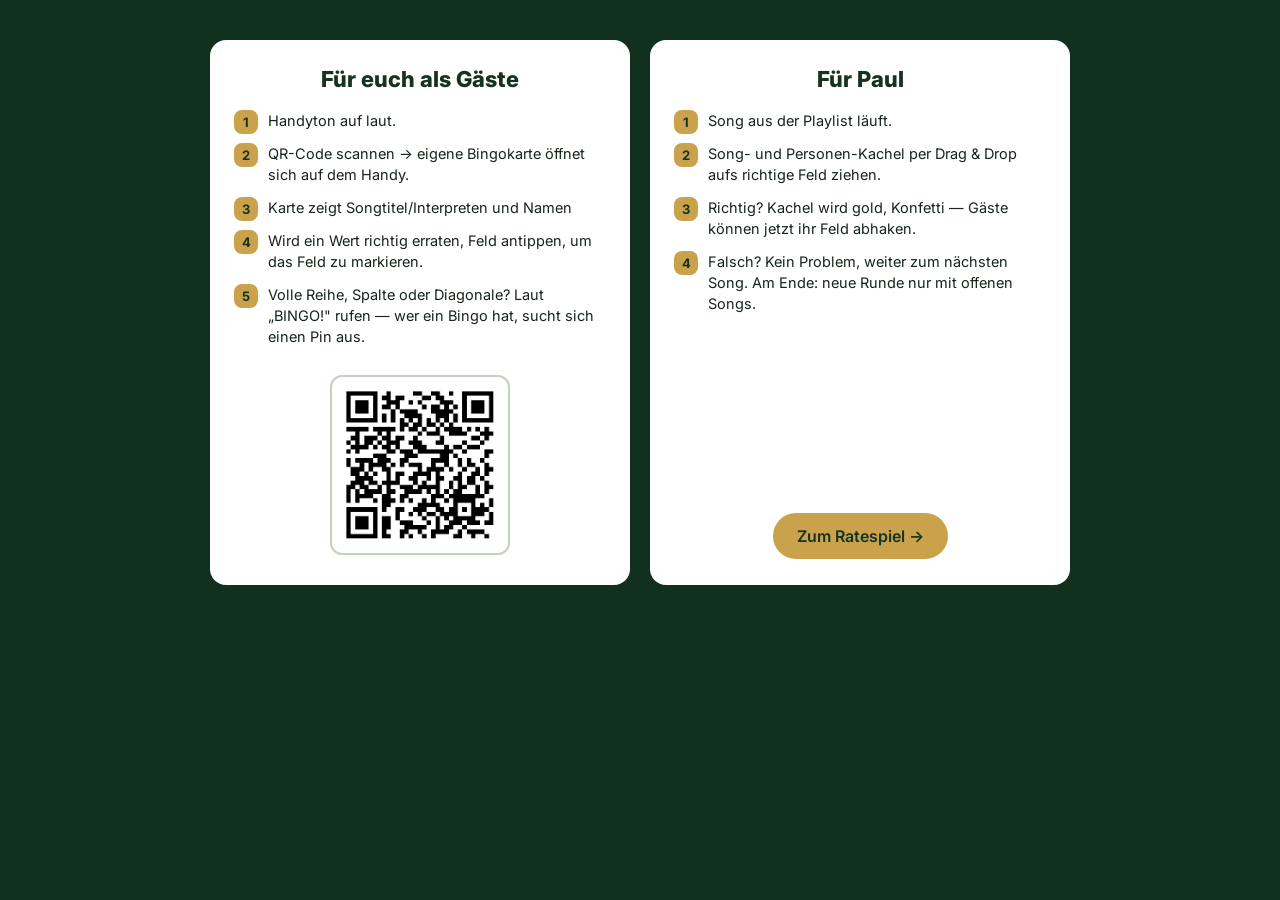
<file: anleitung.html>
<!DOCTYPE html>
<html lang="de">
<head>
<meta charset="UTF-8">
<meta name="viewport" content="width=device-width, initial-scale=1.0">
<title>Pauls Soundsystem-Bingo — So funktioniert's</title>
<link rel="stylesheet" href="style.css">
<link rel="stylesheet" href="anleitung.css">
</head>
<body class="anleitung-body">

<div class="anleitung-app">

  <div class="anleitung-grid">

    <section class="anleitung-card">
      <h2>Für euch als Gäste</h2>
      <ol class="anleitung-steps">
        <li>Handyton auf laut.</li>
        <li>QR-Code scannen → eigene Bingokarte öffnet sich auf dem Handy.</li>
        <li>Karte zeigt Songtitel/Interpreten und Namen</li>
        <li>Wird ein Wert richtig erraten, Feld antippen, um das Feld zu markieren.</li>
        <li>Volle Reihe, Spalte oder Diagonale? Laut „BINGO!" rufen — wer ein Bingo hat, sucht sich einen Pin aus.</li>
      </ol>
      <div class="anleitung-qr">
        <img src="qr-karte.png" alt="QR-Code zur eigenen Bingokarte">
      </div>
    </section>

    <section class="anleitung-card">
      <h2>Für Paul</h2>
      <ol class="anleitung-steps">
        <li>Song aus der Playlist läuft.</li>
        <li>Song- und Personen-Kachel per Drag &amp; Drop aufs richtige Feld ziehen.</li>
        <li>Richtig? Kachel wird gold, Konfetti — Gäste können jetzt ihr Feld abhaken.</li>
        <li>Falsch? Kein Problem, weiter zum nächsten Song. Am Ende: neue Runde nur mit offenen Songs.</li>
      </ol>
      <a href="https://annikagraewe-byte.github.io/SoundsystemBingo/index-spotify.html" class="btn anleitung-link">Zum Ratespiel →</a>
    </section>

  </div>

</div>

</body>
</html>
</file>
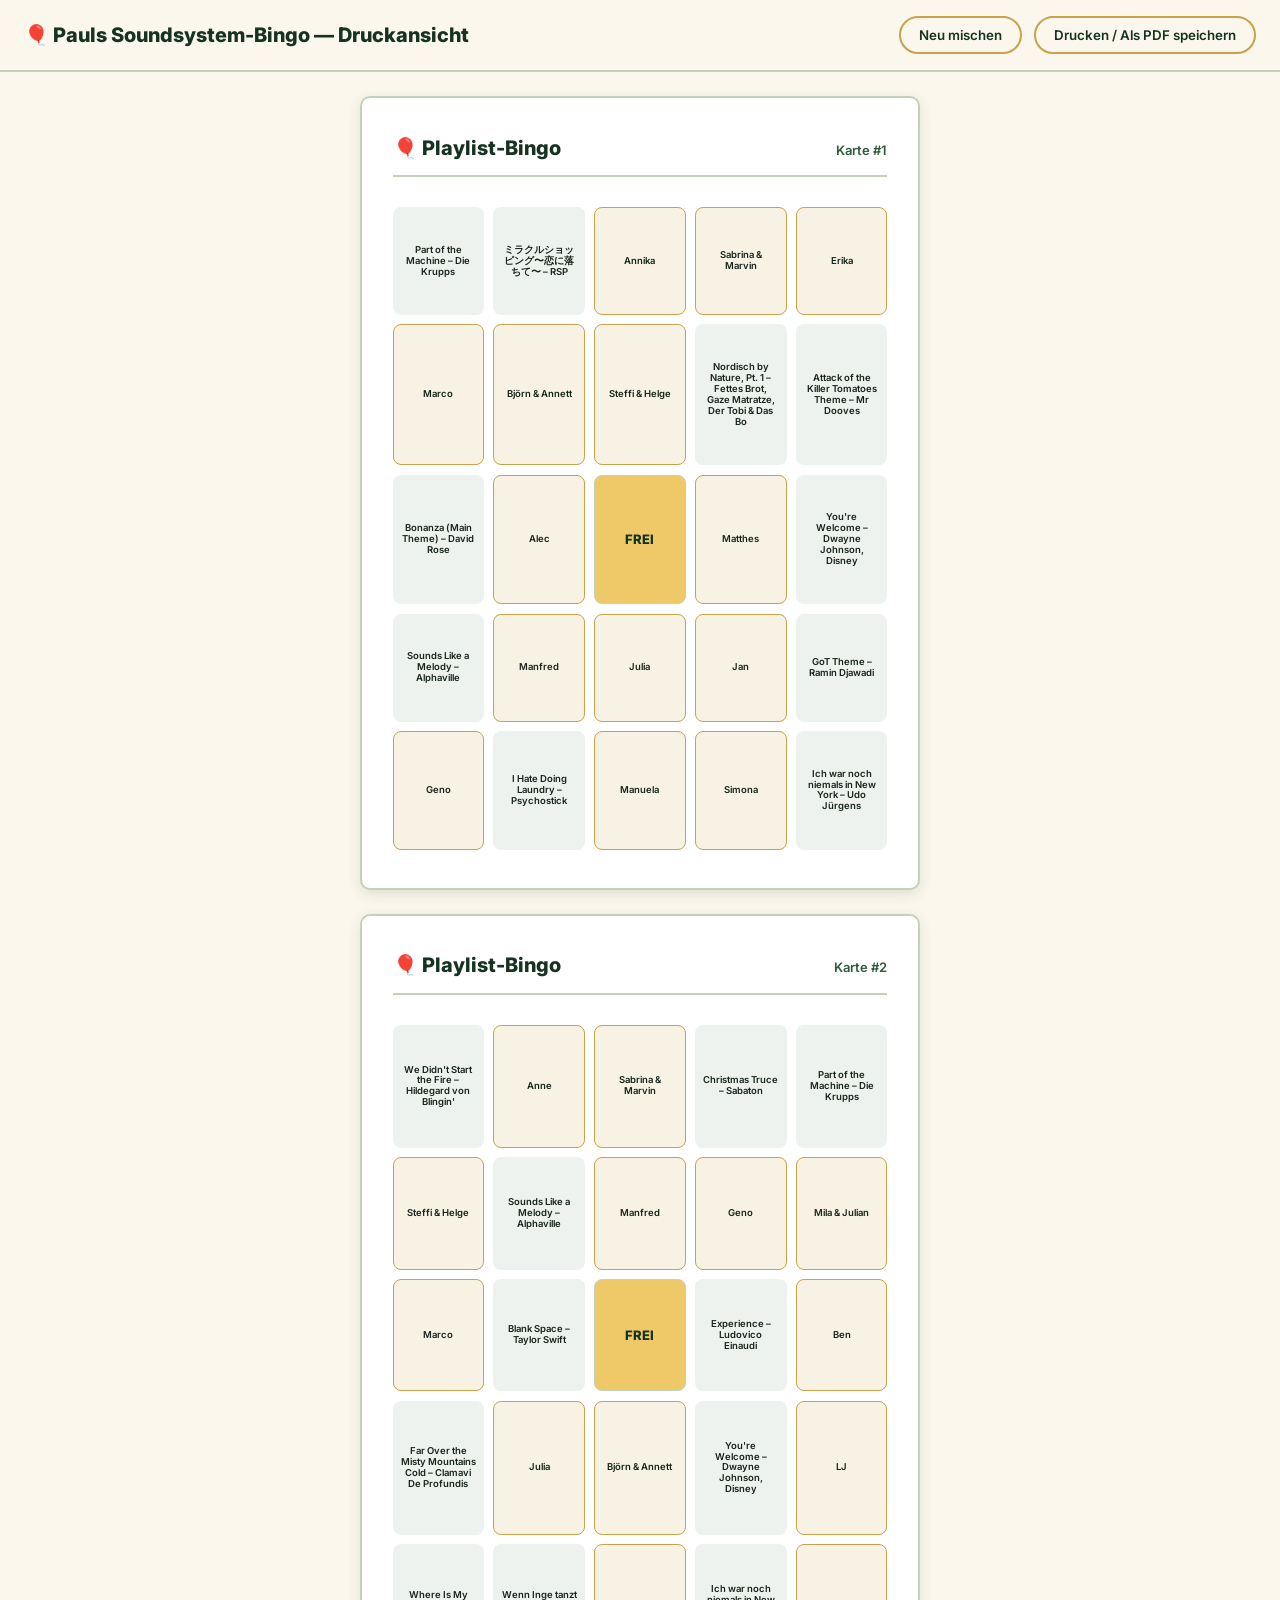
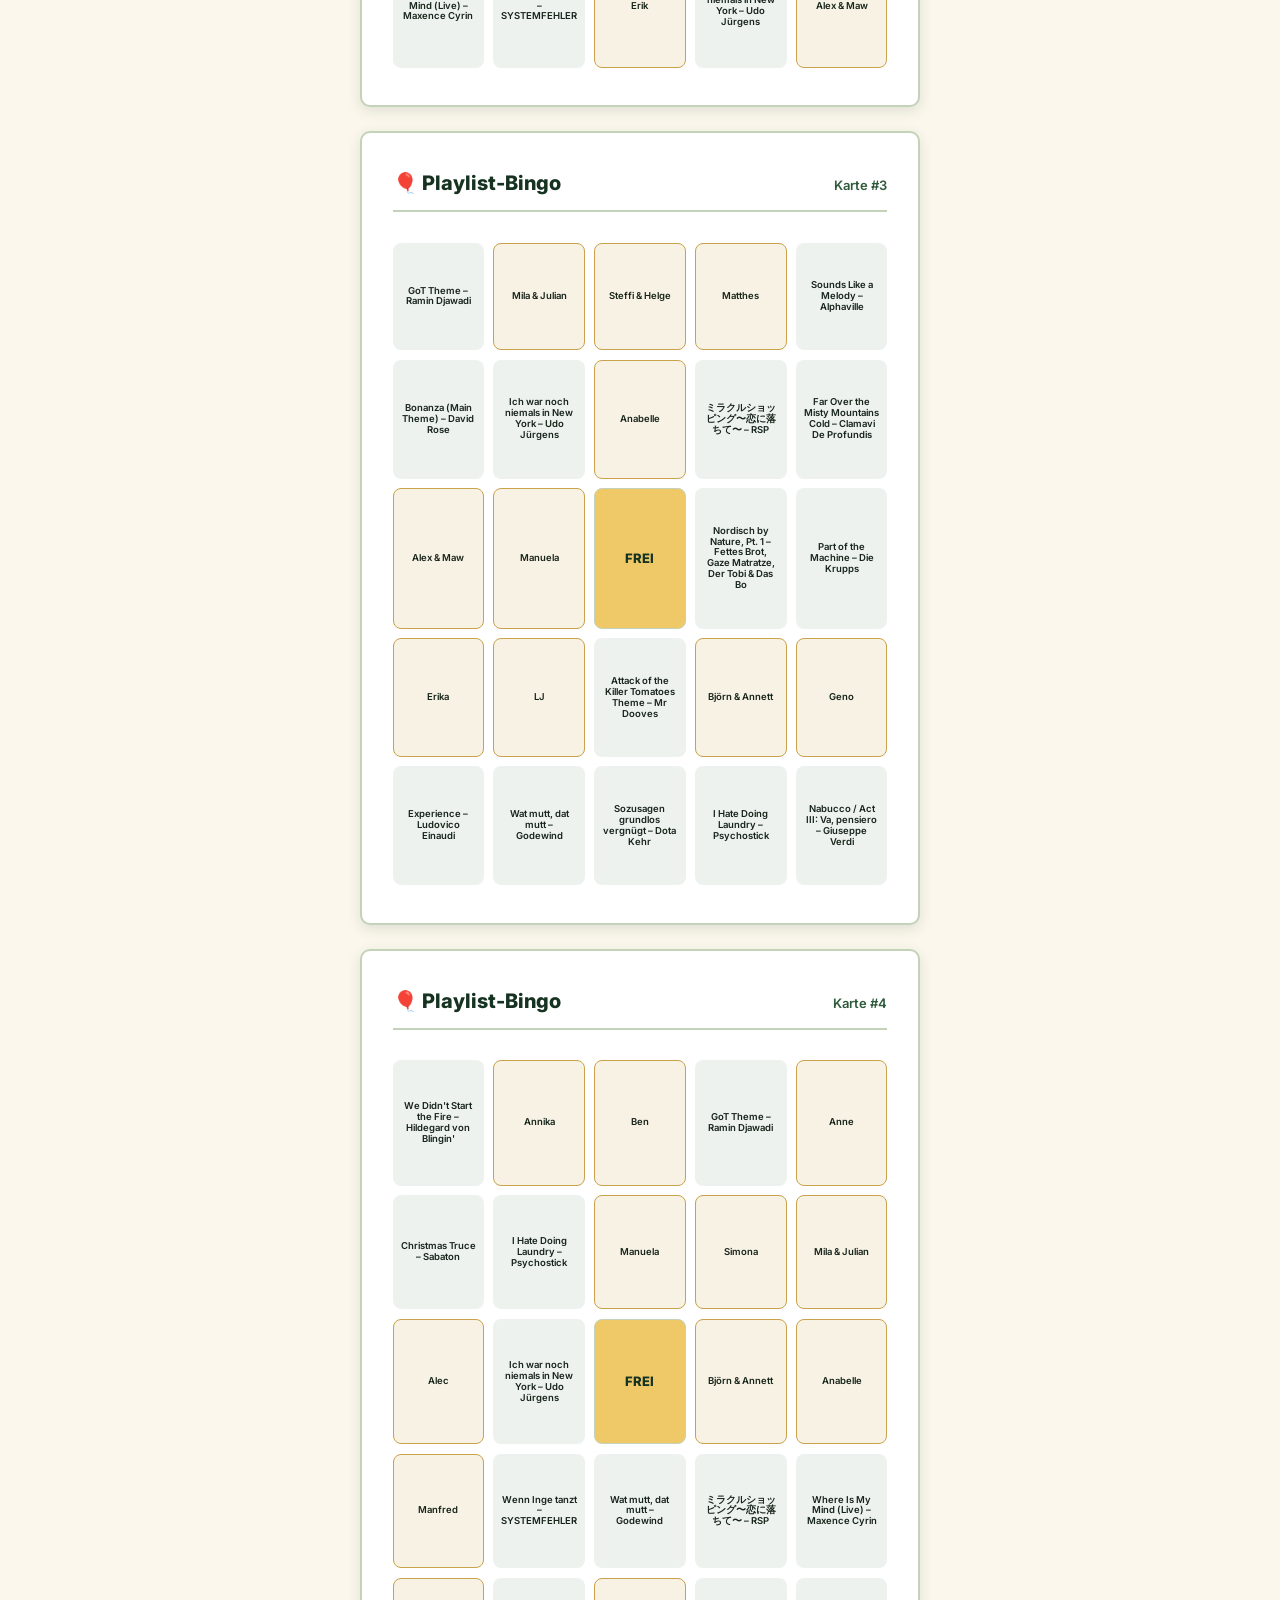
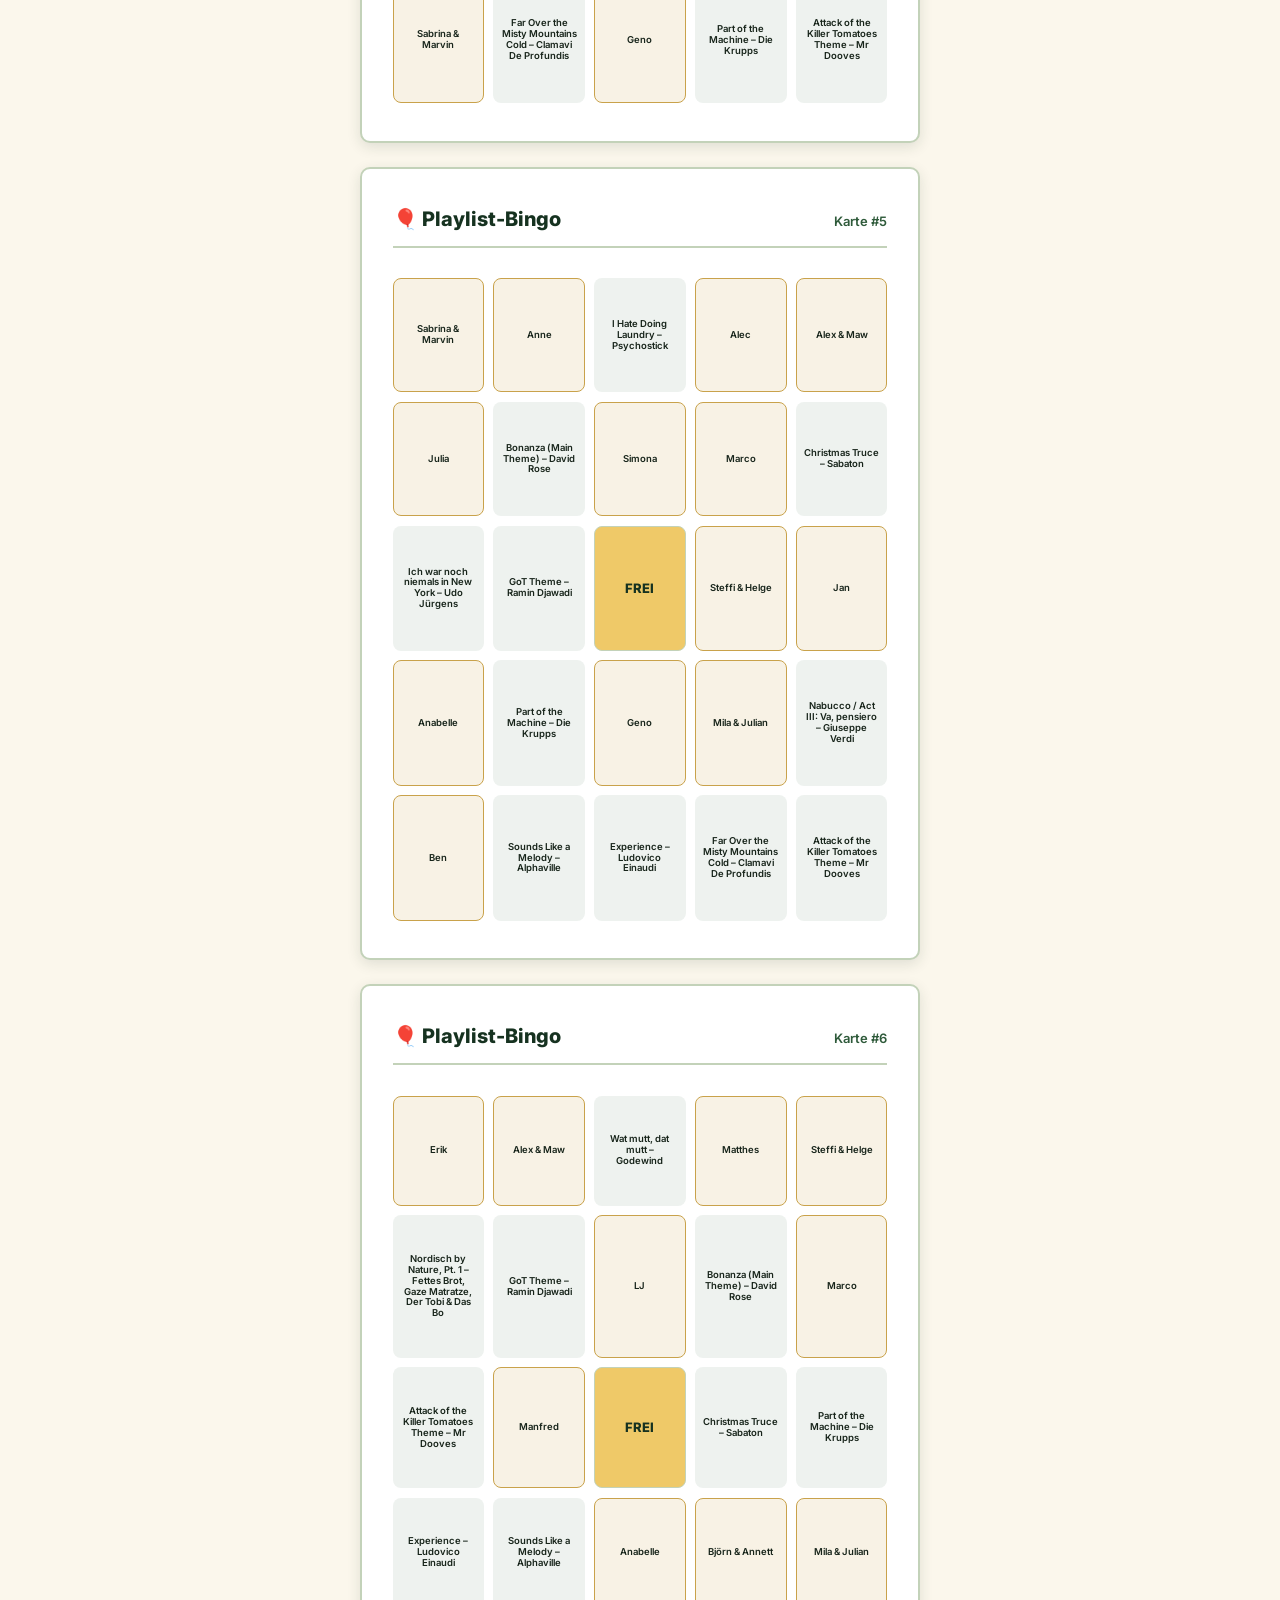
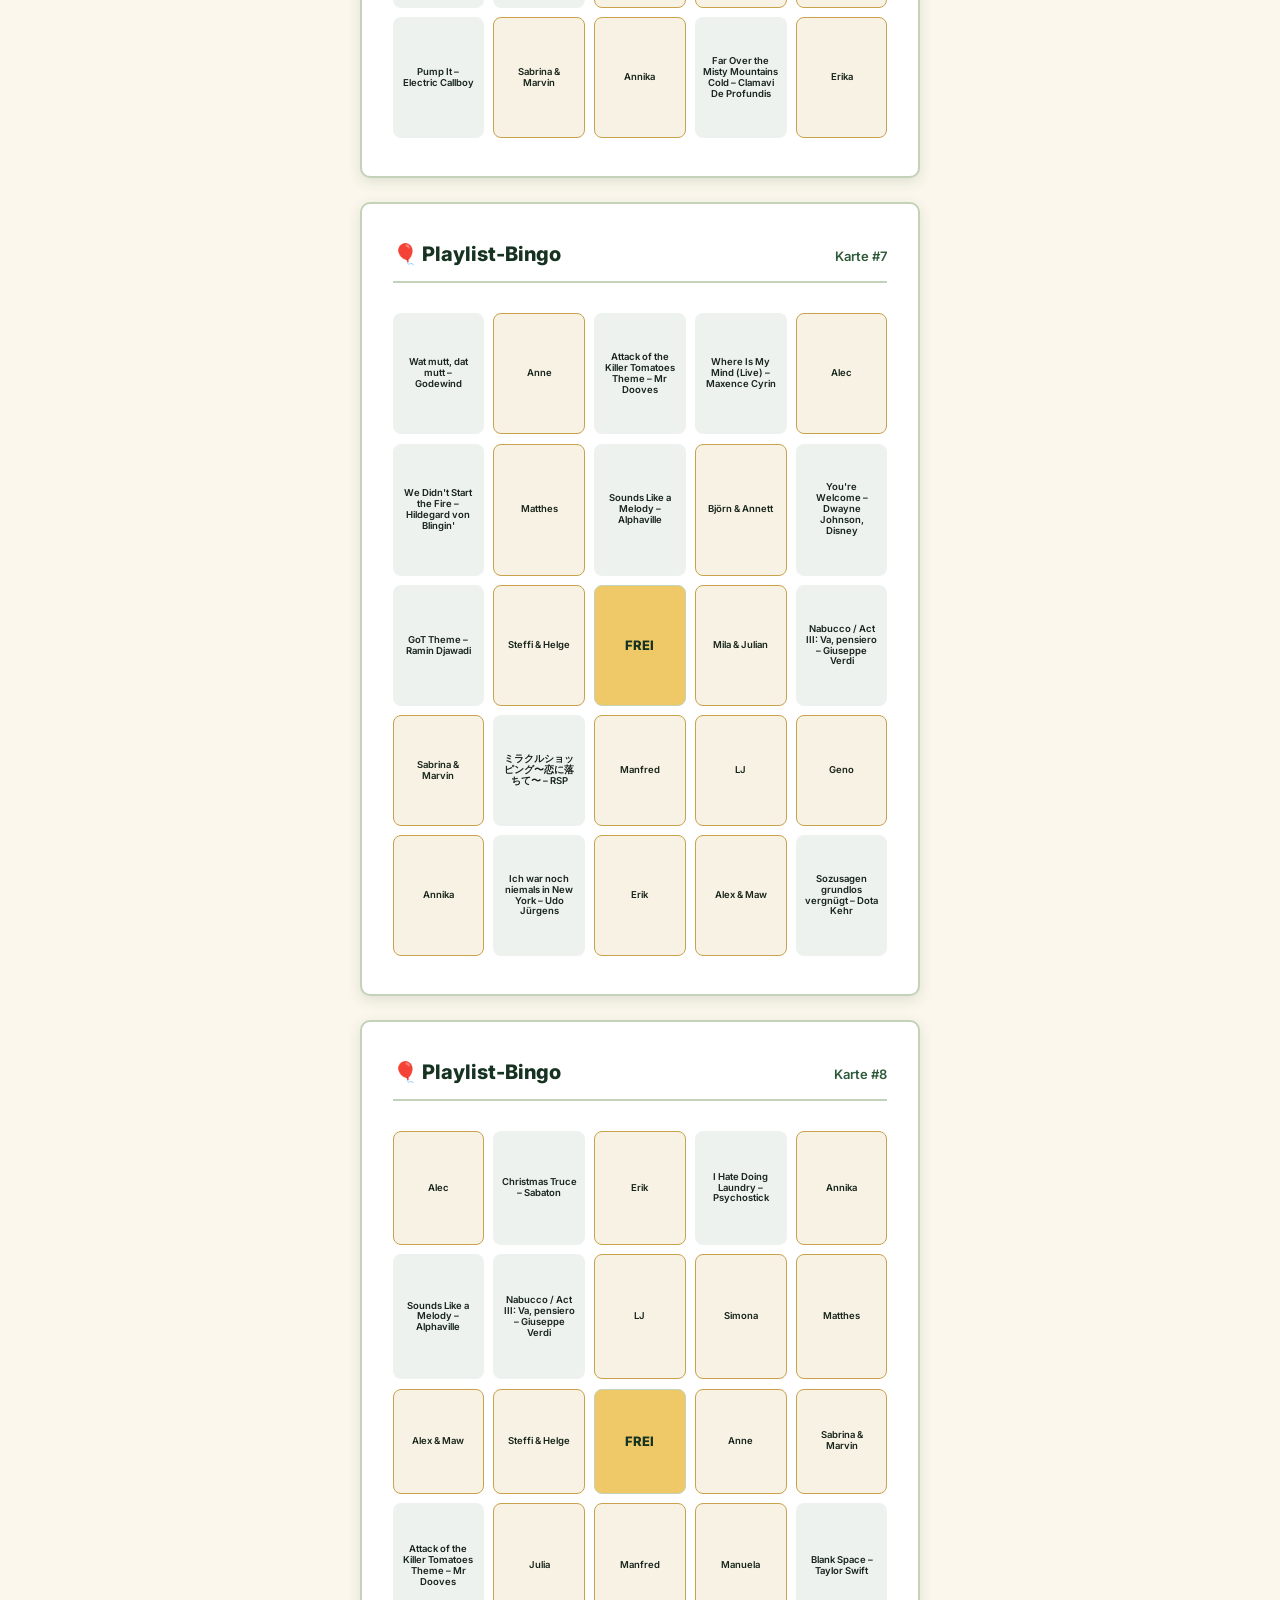
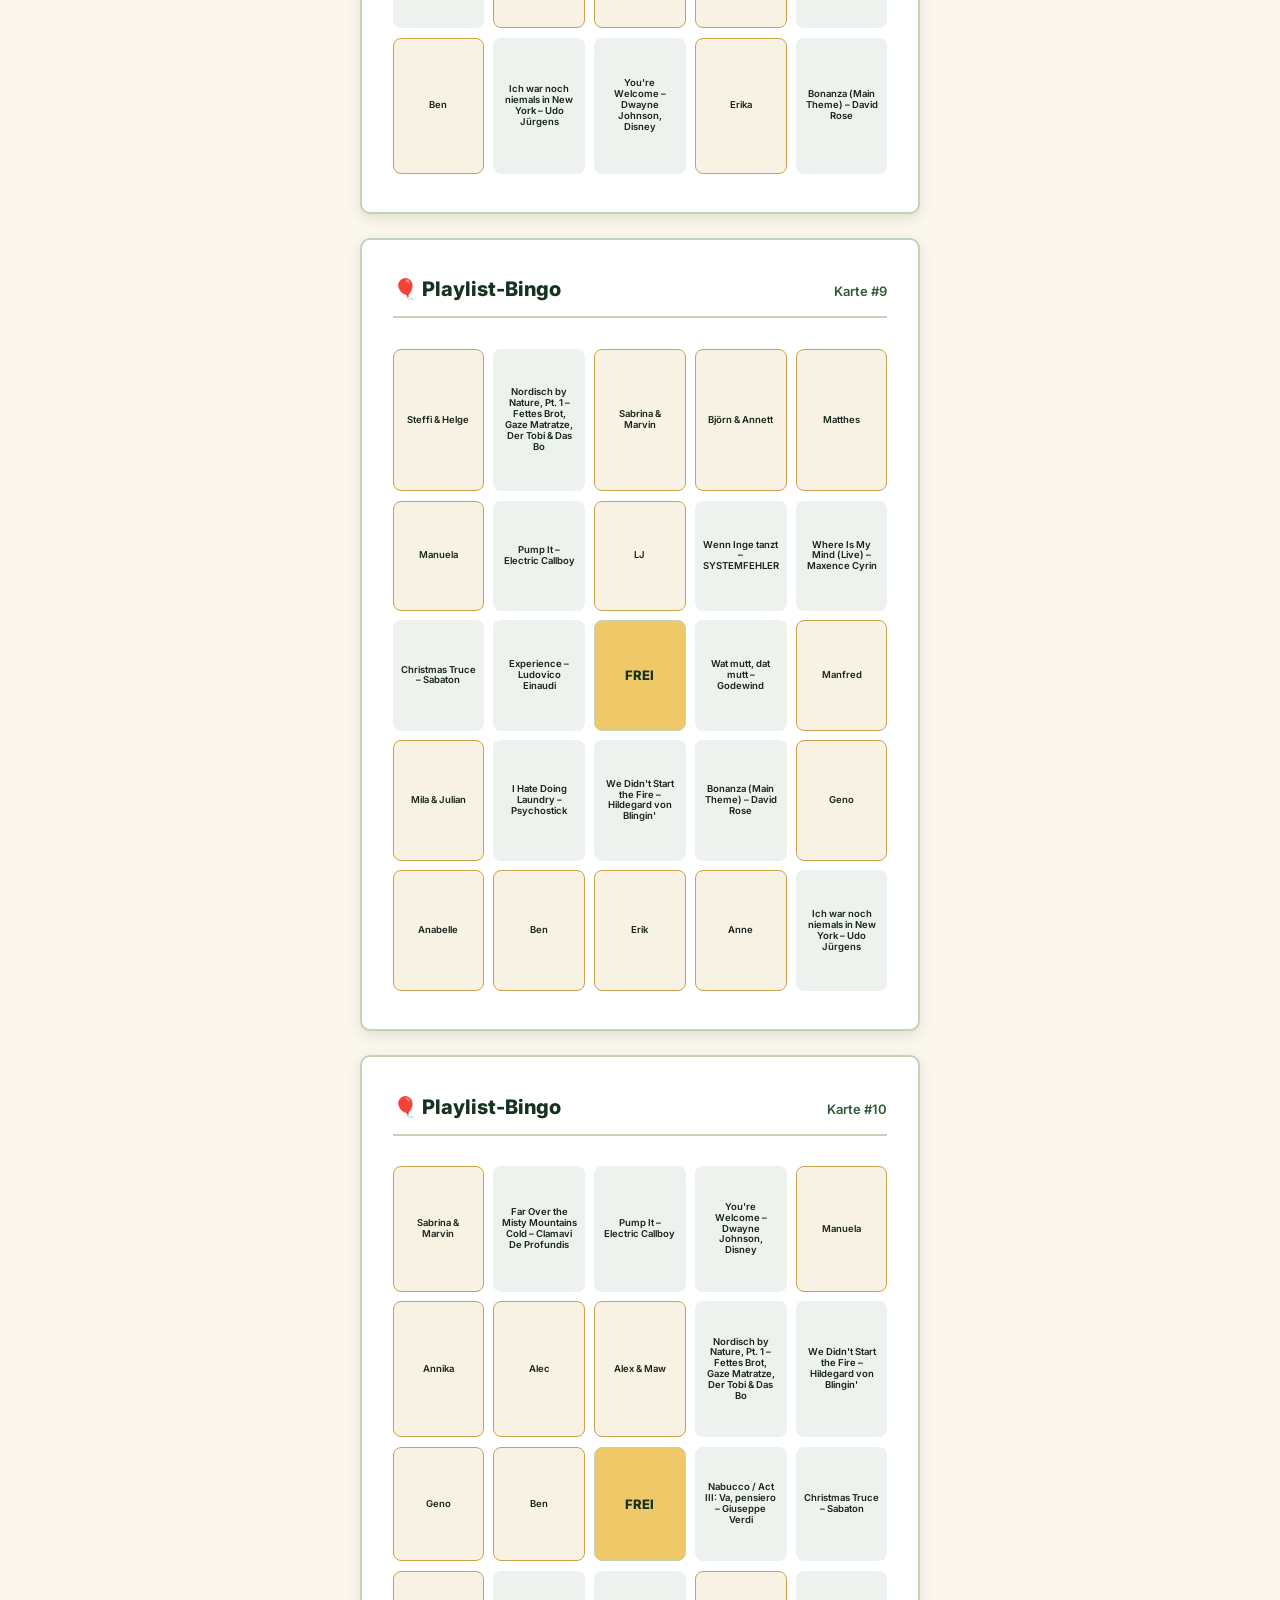
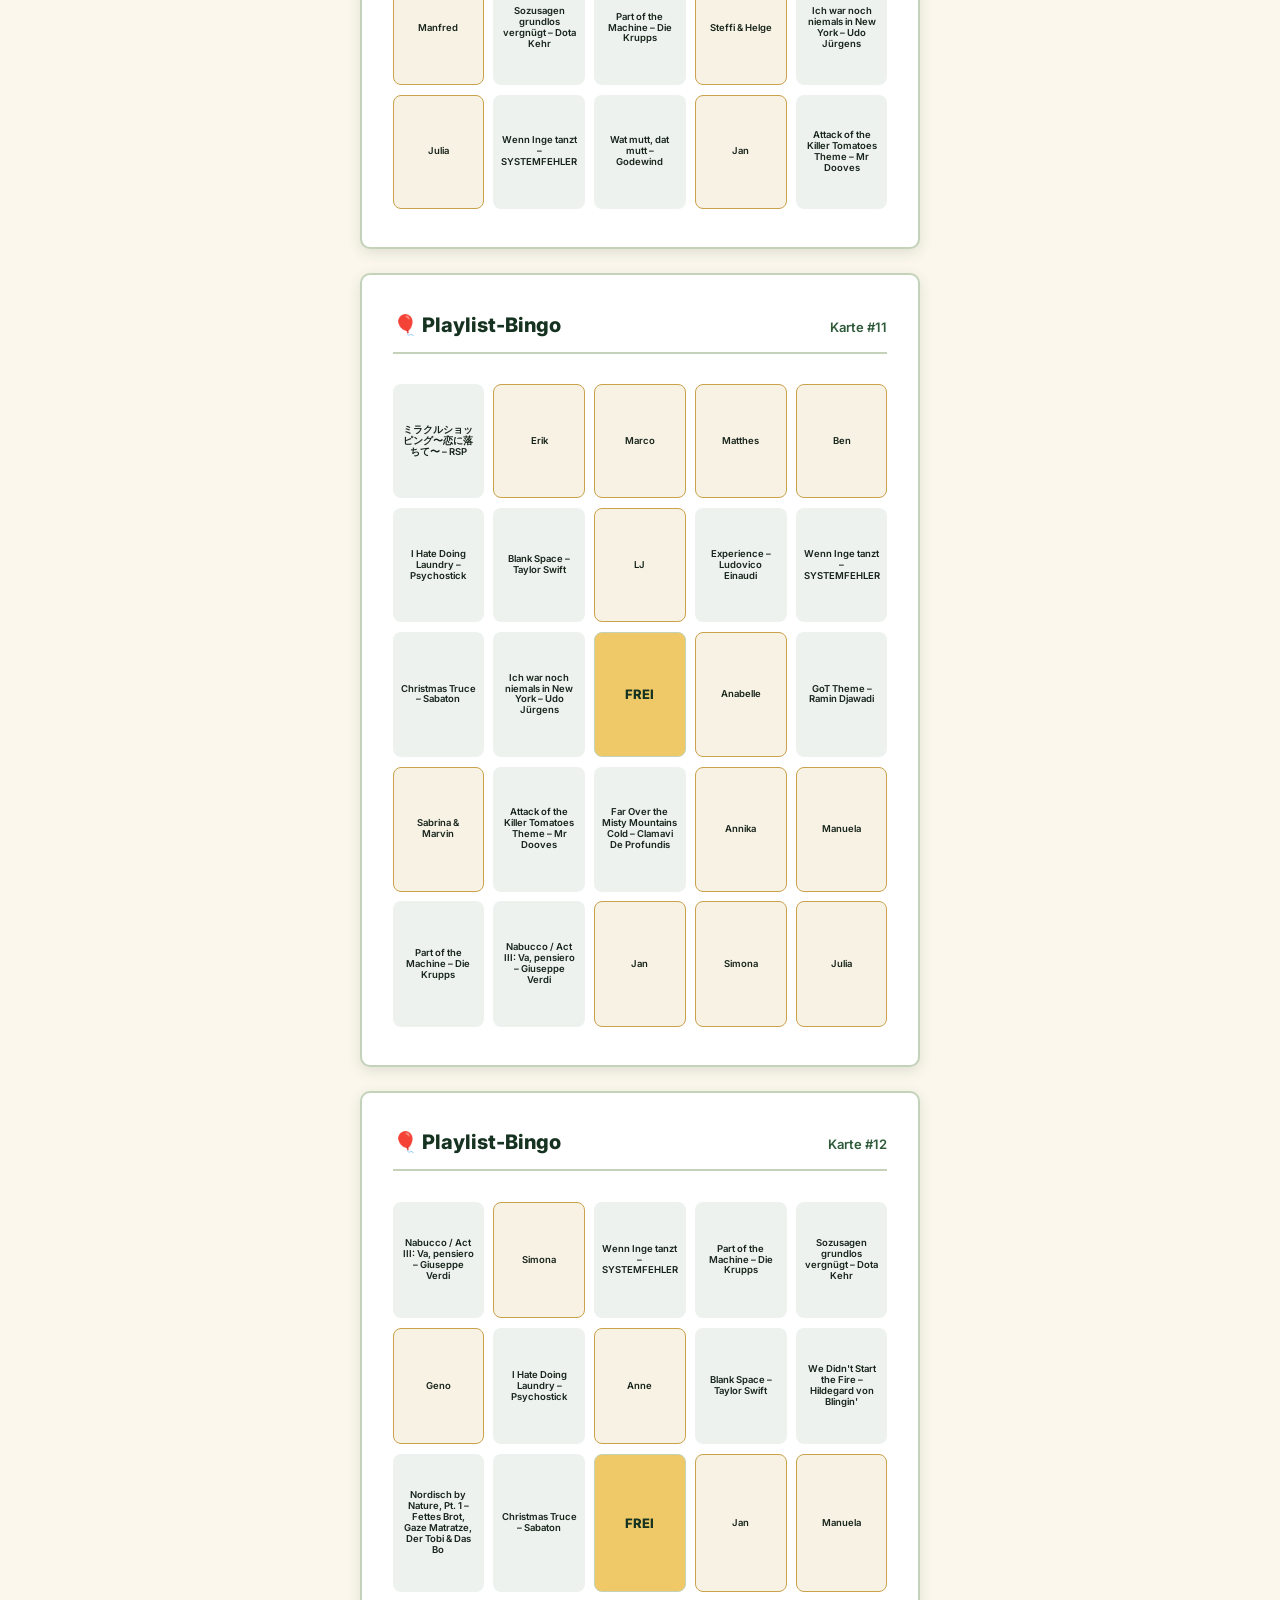
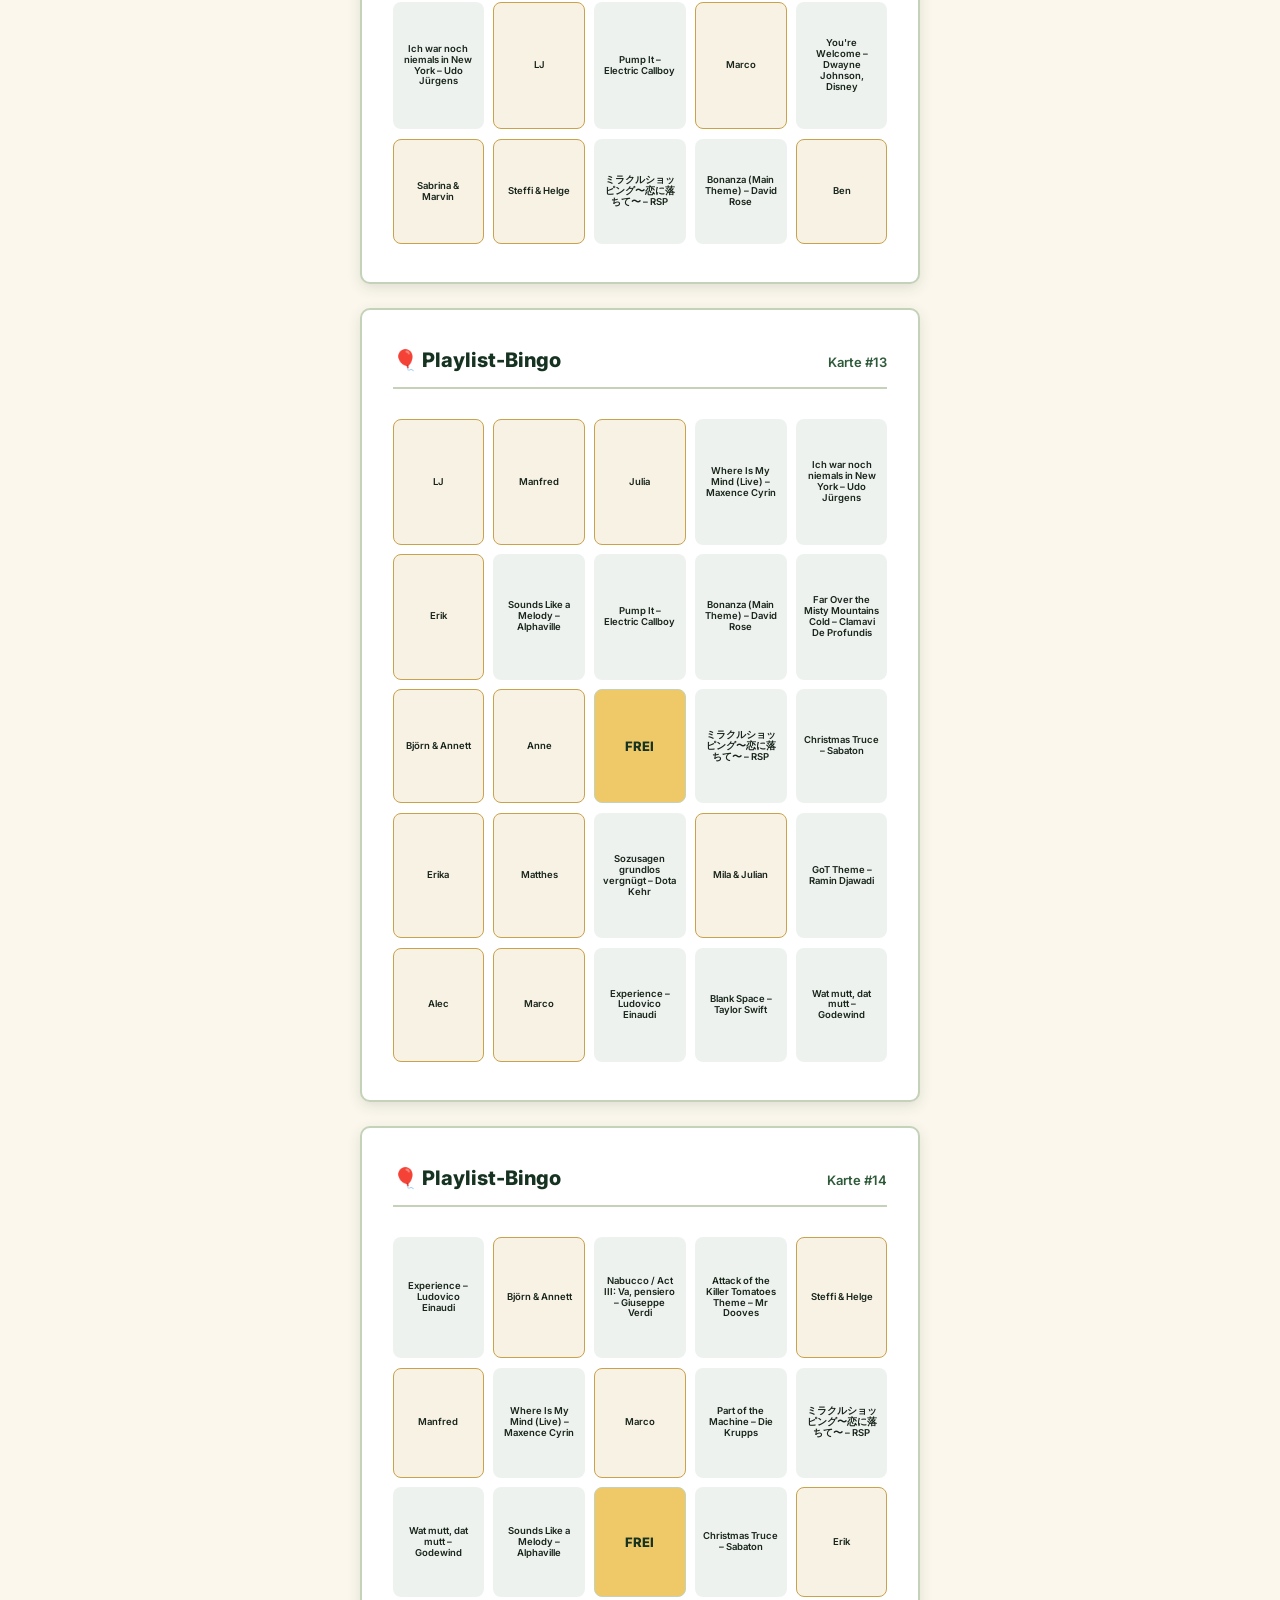
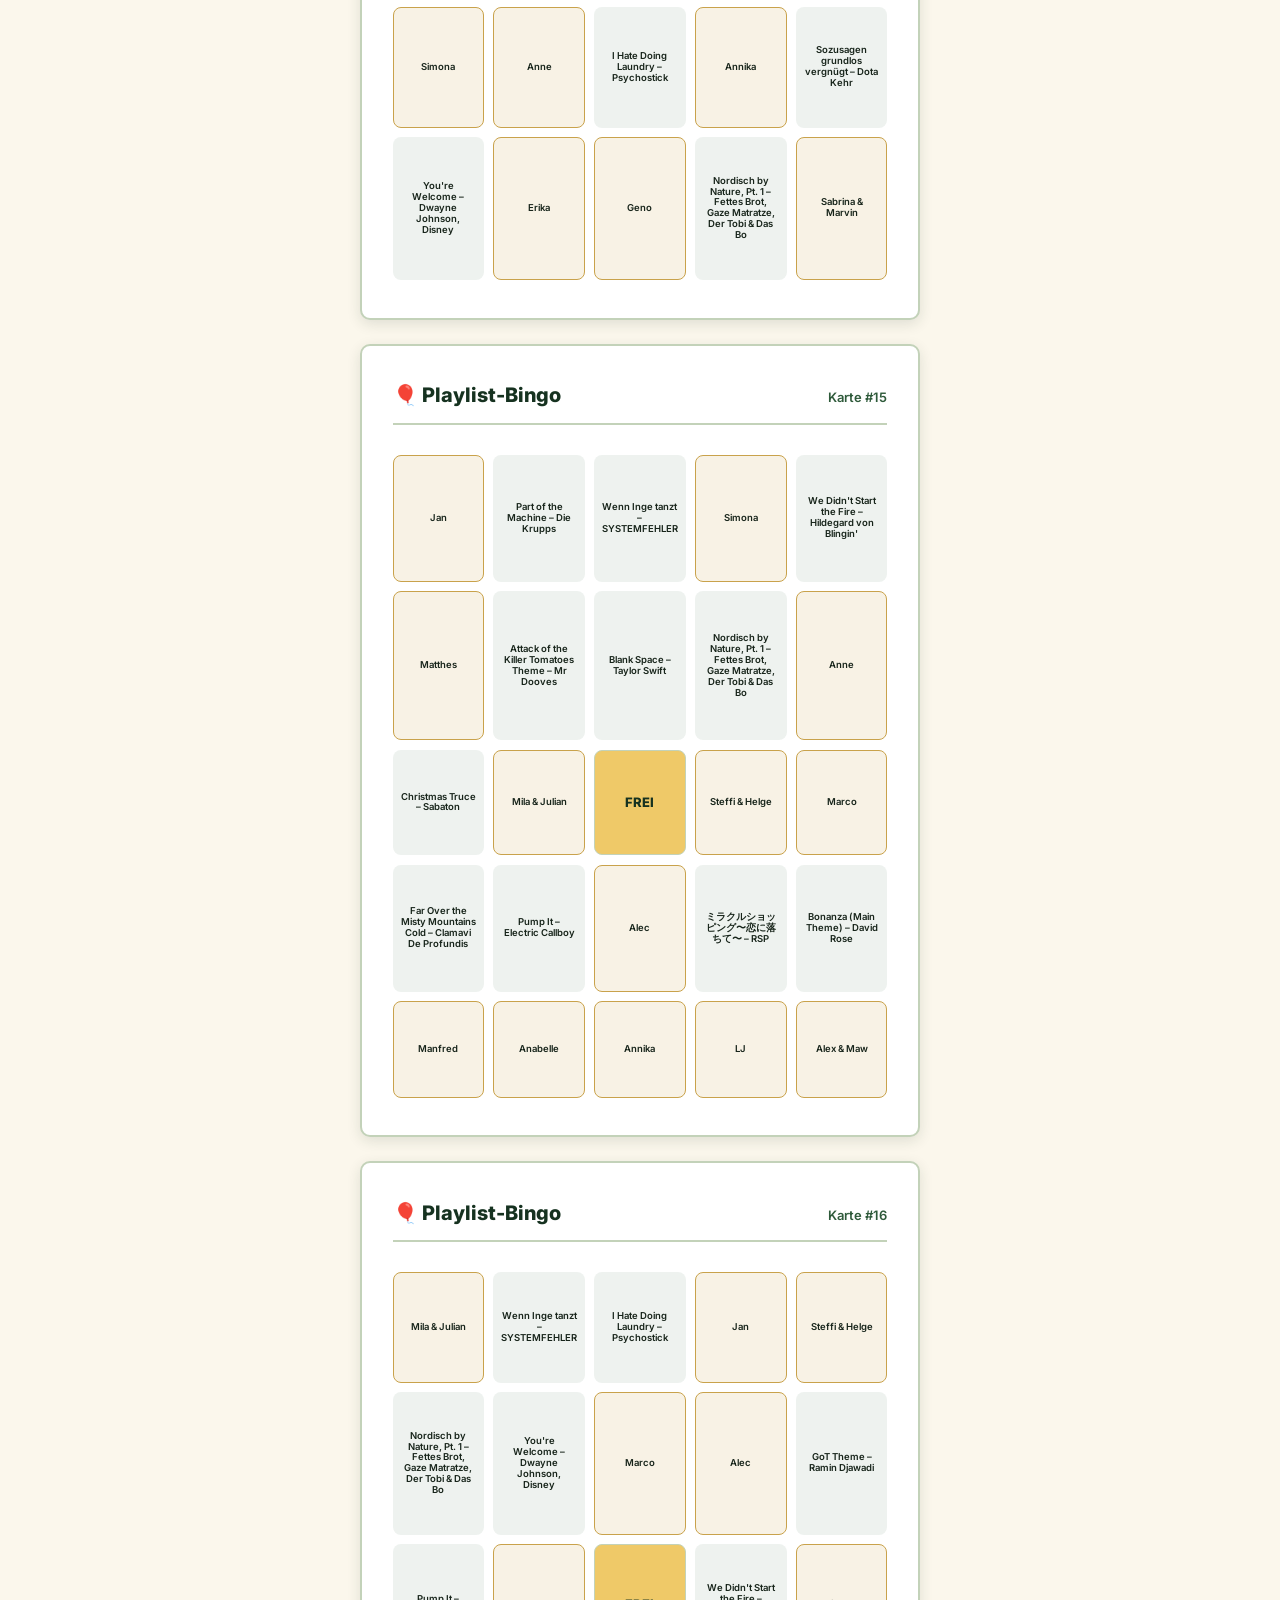
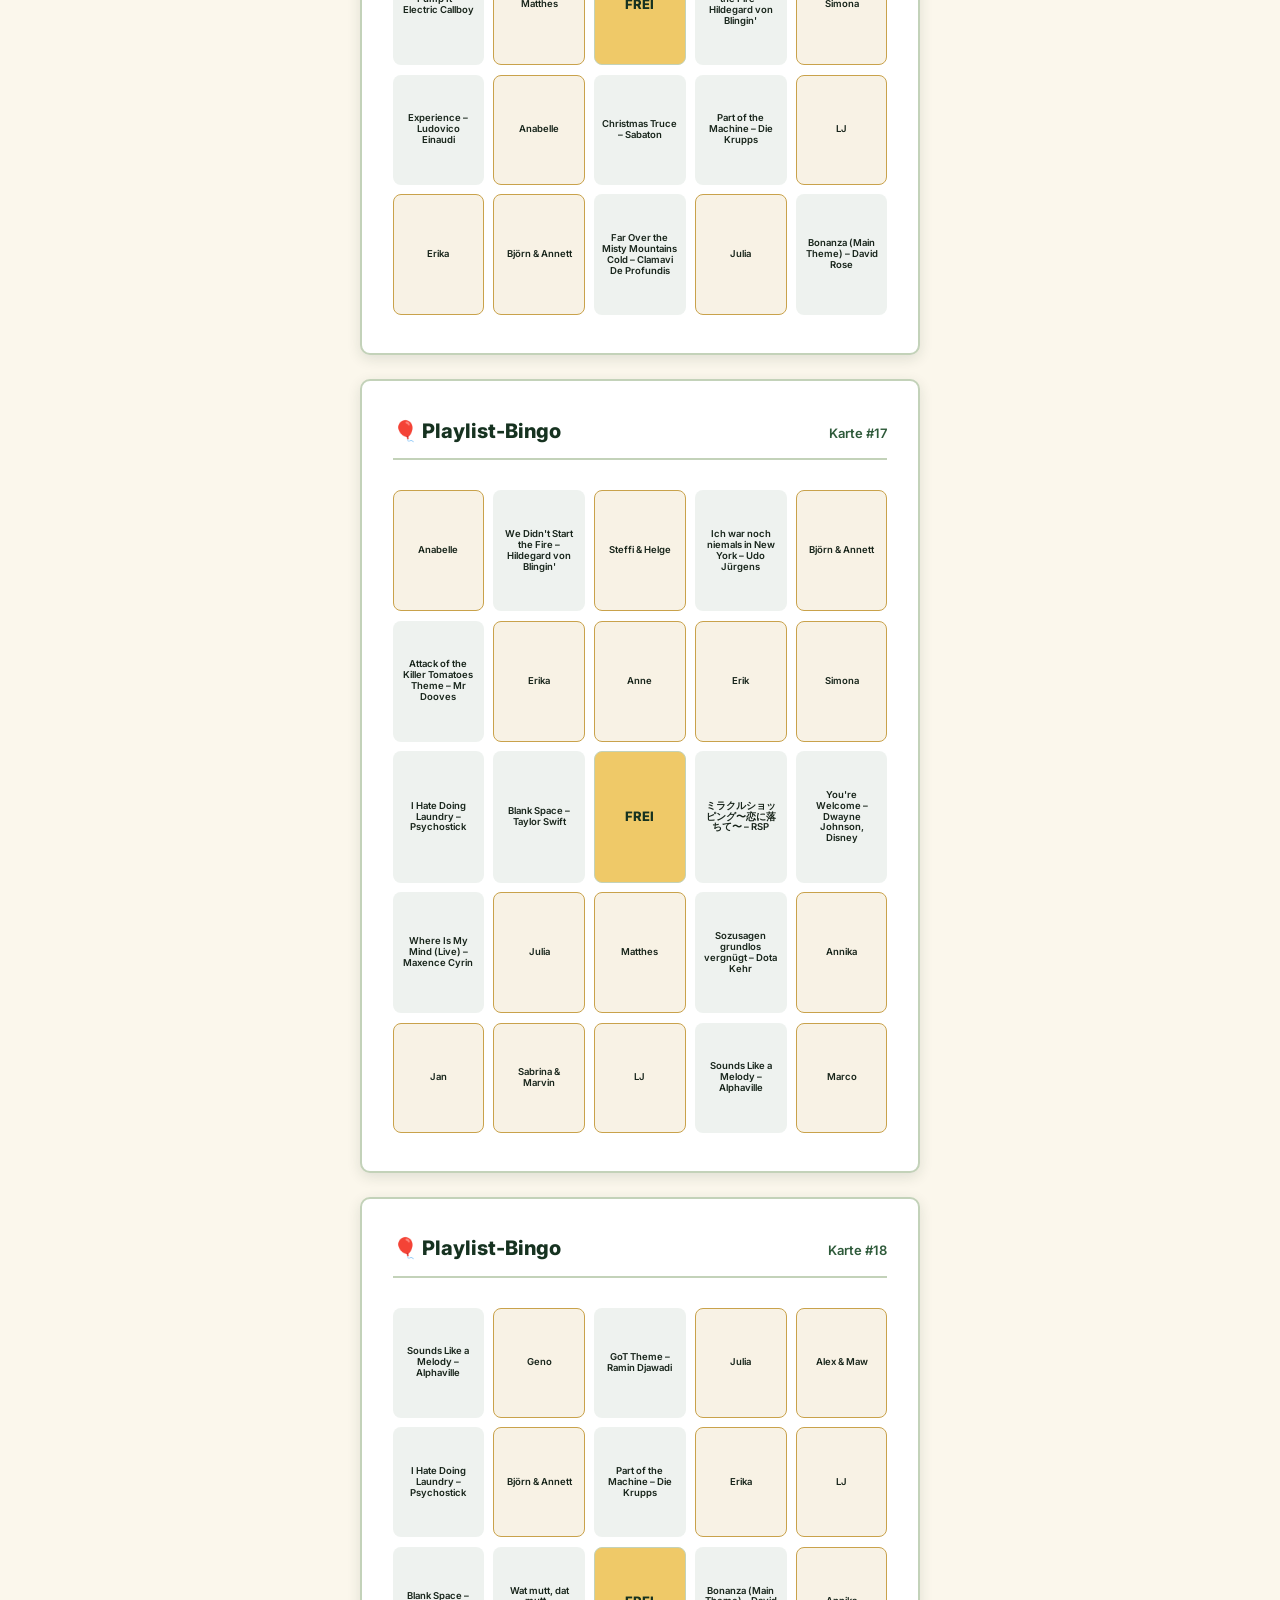
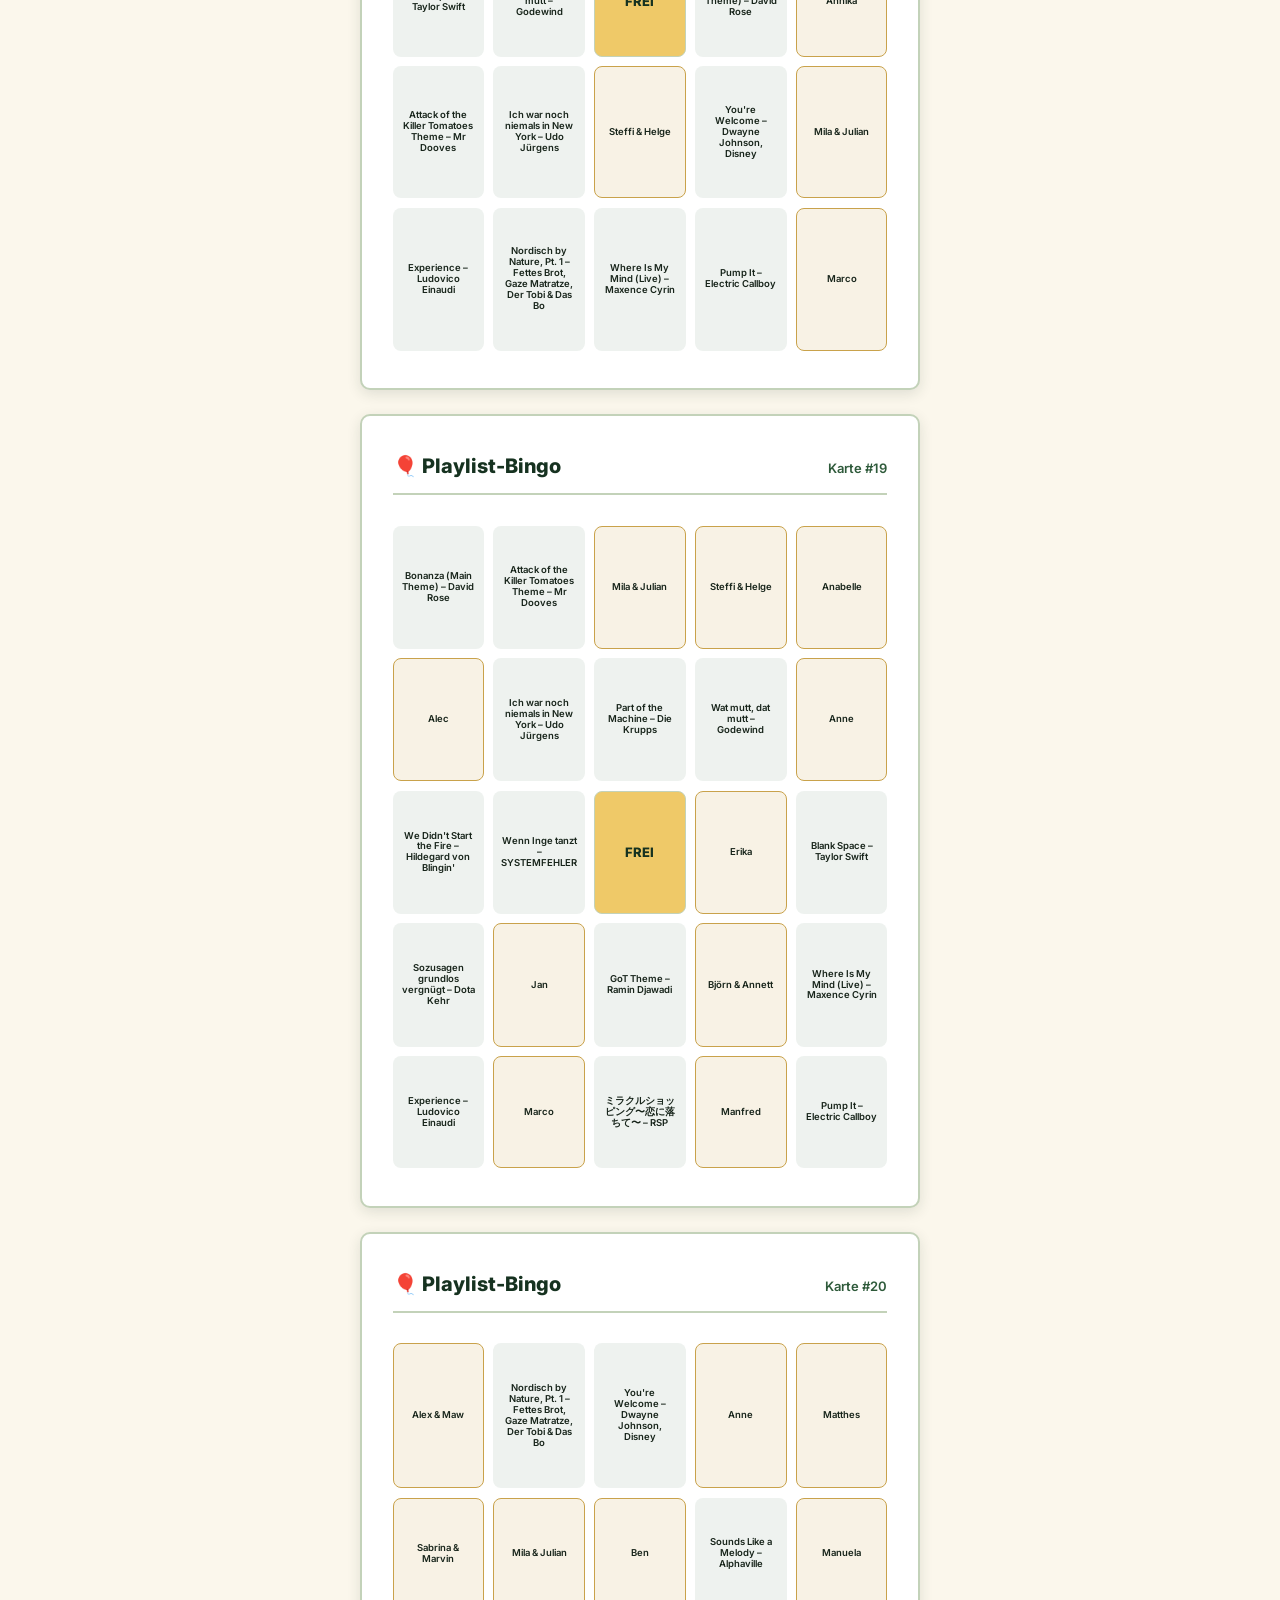
<file: bingo.html>
<!DOCTYPE html>
<html lang="de">
<head>
<meta charset="UTF-8">
<meta name="viewport" content="width=device-width, initial-scale=1.0">
<title>Pauls Soundsystem-Bingo — Druckansicht</title>
<style>
@import url('https://fonts.googleapis.com/css2?family=Inter:wght@400;500;600;700;800&display=swap');

:root{
  --deep-green:#163220;
  --mid-green:#2E5A3A;
  --sage-2:#C3D2B9;
  --gold:#C9A24B;
  --gold-bright:#EFC968;
  --cream:#FBF7EC;
}
*{box-sizing:border-box}
body{
  font-family:'Inter',sans-serif;
  background: var(--cream);
  margin:0;
  color:#17241A;
}
.toolbar{
  display:flex; gap:12px; align-items:center;
  padding: 16px 24px;
  position: sticky; top:0;
  background: var(--cream);
  border-bottom: 2px solid var(--sage-2);
  z-index: 10;
}
.toolbar h1{
  font-family:'Inter',sans-serif;
  font-weight:800;
  font-size: 20px;
  margin:0;
  color: var(--deep-green);
  flex:1;
}
button{
  font-family:'Inter',sans-serif;
  font-weight:600;
  border-radius: 999px;
  border: 2px solid var(--gold);
  background: transparent;
  color: var(--deep-green);
  padding: 9px 18px;
  cursor:pointer;
}
button:hover{ background: var(--gold); }
#warning{ color:#B4463A; font-size:13px; padding: 0 24px; }

#cards{
  display:flex;
  flex-direction:column;
  align-items:center;
  gap: 24px;
  padding: 24px;
}

.card{
  width: 148mm;
  height: 210mm;
  background:white;
  border: 2px solid var(--sage-2);
  border-radius: 10px;
  padding: 10mm 8mm;
  display:flex;
  flex-direction:column;
  page-break-after: always;
  box-shadow: 0 4px 14px rgba(22,50,32,.12);
}
.card-head{
  display:flex;
  justify-content:space-between;
  align-items:baseline;
  font-family:'Inter',sans-serif;
  font-weight:800;
  color: var(--deep-green);
  font-size: 20px;
  margin-bottom: 8mm;
  border-bottom: 2px solid var(--sage-2);
  padding-bottom: 4mm;
}
.card-no{ font-size:13px; font-weight:600; color: var(--mid-green); }

.grid{
  display:grid;
  gap: 2.5mm;
  flex:1;
}
.cell{
  border: 1.5px solid var(--sage-2);
  border-radius: 8px;
  display:flex;
  align-items:center;
  justify-content:center;
  text-align:center;
  font-size: 9.5px;
  line-height:1.15;
  padding: 2mm;
  font-weight:600;
  color:#17241A;
}
.cell.song{ background: rgba(46,90,58,.08); border: none; }
.cell.guest{
  background: rgba(201,162,75,.14);
  border-color: var(--gold);
}
.cell.free{
  background: var(--gold-bright);
  font-family:'Inter',sans-serif;
  font-weight:800;
  color: var(--deep-green);
  font-size: 13px;
}

@media print{
  .toolbar, #warning{ display:none; }
  body{ background:white; }
  #cards{ padding:0; gap:0; }
  .card{ box-shadow:none; border:none; margin:0 auto; }
  @page{ size: A5; margin: 0; }
}
</style>
</head>
<body>

<div class="toolbar">
  <h1>🎈 Pauls Soundsystem-Bingo — Druckansicht</h1>
  <button id="reshuffle-btn">Neu mischen</button>
  <button id="print-btn">Drucken / Als PDF speichern</button>
</div>
<div id="warning"></div>
<div id="cards"></div>

<script src="data.js"></script>
<script src="pool.js"></script>
<script src="bingo.js"></script>
</body>
</html>
</file>
<file: style.css>
@import url('https://fonts.googleapis.com/css2?family=Inter:wght@400;500;600;700;800&display=swap');

:root{
  --bg-page:    #12301E;
  --cream:      #FBF7EC;
  --cream-2:    #F3EDDD;
  --deep-green: #163220;
  --mid-green:  #2E5A3A;
  --sage:       #93AD8A;
  --sage-2:     #C3D2B9;
  --song-light: #B7DE9E;
  --gold:       #C9A24B;
  --gold-bright:#EFC968;
  --ink:        #17241A;
  --red:        #B4463A;
  --shadow: 0 6px 18px rgba(0,0,0,.28);
  --shadow-soft: 0 2px 8px rgba(0,0,0,.18);
}

*{box-sizing:border-box}
html,body{margin:0;padding:0;height:100%}
body{
  background: var(--bg-page);
  color: var(--ink);
  font-family:'Inter', sans-serif;
  height:100vh;
  overflow:hidden;
}

/* ---------- Layout ---------- */
.app{
  max-width: 1280px;
  margin: 0 auto;
  padding: 16px 24px 14px;
  height: 100vh;
  display:flex;
  flex-direction:column;
  min-height:0;
}

header.top{
  flex: 0 0 auto;
  display:flex;
  align-items:center;
  justify-content:space-between;
  flex-wrap:wrap;
  gap: 10px;
  margin-bottom: 12px;
  border-bottom: 2px solid var(--mid-green);
  padding-bottom: 10px;
}
header.top h1{
  font-family:'Inter', sans-serif;
  font-weight:700;
  font-size: clamp(28px, 4vw, 40px);
  color: var(--gold-bright);
  margin:0;
}
.status-line{
  display:flex;
  gap: 12px;
}
.stat-badge{
  display:flex;
  flex-direction:column;
  align-items:center;
  justify-content:center;
  background: var(--gold-bright);
  color: var(--deep-green);
  border-radius: 14px;
  padding: 6px 20px;
  box-shadow: var(--shadow);
  min-width: 78px;
}
.stat-label{
  font-family:'Inter',sans-serif;
  font-size: 10.5px;
  font-weight:700;
  text-transform: uppercase;
  letter-spacing: .06em;
  opacity: .7;
}
.stat-value{
  font-family:'Inter',sans-serif;
  font-weight:700;
  font-size: 30px;
  line-height:1.15;
}

/* ---------- Stage: 3-column layout ---------- */
.stage{
  flex: 1 1 auto;
  min-height: 0;
  display: grid;
  grid-template-columns: minmax(220px, 300px) minmax(0, 1fr) minmax(220px, 300px);
  gap: 14px;
}

.col{
  min-height: 0;
  overflow-y: auto;
  border-radius: 16px;
}

/* Pool columns (left = songs, right = guests) */
.pool-col{
  background: white;
  border: 2px solid var(--sage-2);
  padding: 12px 10px;
}
.pool-col-label{
  font-family:'Inter',sans-serif;
  font-size:12.5px;
  color: var(--mid-green);
  margin: 0 0 8px 2px;
  font-weight:600;
  position: sticky;
  top: 0;
}
.pool-list{
  display:grid;
  grid-template-columns: 1fr 1fr;
  gap: 7px;
}
.pool-list .tile{
  width:100%;
  font-size: 11px;
  padding: 7px 8px;
}

/* Track column (center) */
.tracks-col{ padding-right: 4px; }
.tracks{
  display:flex;
  flex-direction:column;
  gap: 8px;
}

.track{
  background: white;
  border: 2px solid var(--sage-2);
  border-radius: 14px;
  padding: 8px 10px;
  box-shadow: var(--shadow-soft);
  transition: box-shadow .25s ease, border-color .25s ease;
  display:flex;
  align-items:center;
  gap: 10px;
}
.track .num{
  font-family:'Inter',sans-serif;
  font-weight:600;
  font-size:12px;
  color: var(--mid-green);
  opacity:.75;
  flex: 0 0 46px;
}
.track-slots{
  flex: 1 1 auto;
  display:grid;
  grid-template-columns: 1fr 1fr;
  gap: 10px;
}
.track.current{
  border-color: var(--gold);
  box-shadow: 0 0 0 4px rgba(201,162,75,.22), var(--shadow);
  animation: pulse 1.8s ease-in-out infinite;
}
.track.done{ opacity:.72 }

@keyframes pulse{
  0%,100%{ box-shadow: 0 0 0 4px rgba(201,162,75,.22), var(--shadow);}
  50%{ box-shadow: 0 0 0 7px rgba(201,162,75,.10), var(--shadow);}
}

.slot{
  min-height: 40px;
  border-radius: 14px;
  border: 2px dashed var(--sage);
  display:flex;
  align-items:center;
  justify-content:center;
  text-align:center;
  font-size: 11.5px;
  padding: 5px 6px;
  color: var(--mid-green);
  transition: background .15s ease, border-color .15s ease;
}
.slot.droptarget-active{
  border-color: var(--gold);
  background: rgba(201,162,75,.08);
}
.slot.dragover{
  background: rgba(201,162,75,.22);
}

/* Tiles (song + guest) */
.tile{
  cursor:grab;
  user-select:none;
  border-radius: 14px;
  padding: 8px 10px;
  font-size: 12px;
  line-height:1.2;
  font-weight:600;
  text-align:center;
  box-shadow: var(--shadow-soft);
  position:relative;
  transition: transform .15s ease, background .3s ease;
}
.tile:active{ cursor:grabbing }
.tile.song{ background: var(--song-light); color: var(--deep-green); }
.tile.guest{ background: var(--gold); color: var(--deep-green); }
.tile.correct{
  background: var(--mid-green) !important;
  color: white !important;
}
.tile.wrong-flash{
  background: var(--red) !important;
  color:white !important;
}
.tile.placed{ cursor:default; box-shadow:none; }
.tile.dragging{ opacity:.4 }

.slot .tile{ width:100%; }

/* ---------- Footer ---------- */
footer.controls{
  flex: 0 0 auto;
  display:flex;
  justify-content:space-between;
  align-items:center;
  margin-top: 10px;
  gap: 12px;
  flex-wrap:wrap;
}
.btn{
  font-family:'Inter',sans-serif;
  font-weight:600;
  font-size: 14px;
  padding: 11px 22px;
  border-radius: 999px;
  border: 2px solid var(--gold);
  background: transparent;
  color: var(--gold-bright);
  cursor:pointer;
  transition: background .2s ease, color .2s ease;
}
.btn:hover{ background: var(--gold); color: var(--deep-green); }
.btn.ghost{ border-color: var(--sage); color: var(--sage-2); font-size:12.5px; padding:9px 16px;}
.btn.ghost:hover{ background: var(--sage-2); color: var(--deep-green); }

.log{
  font-size:12.5px;
  color: var(--sage-2);
  max-width: 420px;
  text-align:right;
}
.log b{ color: var(--gold-bright); }

/* Confetti canvas layer just needs to sit above everything */
#confetti-canvas{
  position:fixed; inset:0; pointer-events:none; z-index:1500;
}

/* Finish celebration overlay */
.finish-overlay{
  display:none;
  position:fixed;
  inset:0;
  z-index: 1000;
  background: rgba(18,48,30,.82);
  align-items:center;
  justify-content:center;
  flex-direction:column;
  gap: 26px;
  text-align:center;
  padding: 24px;
}
.finish-overlay.show{ display:flex; }
.finish-text{
  font-family:'Inter',sans-serif;
  font-weight:800;
  font-size: clamp(32px, 8vw, 68px);
  color: var(--gold-bright);
  text-shadow: 0 0 30px rgba(239,201,104,.6);
  animation: finish-sway 2.2s ease-in-out infinite;
}
@keyframes finish-sway{
  0%, 100%{ transform: translateX(-14px); }
  50%{ transform: translateX(14px); }
}

@media (max-width: 760px){
  .app{ padding: 12px 12px 10px; }
  header.top h1{ font-size: 22px; }
  .stage{
    grid-template-columns: 1fr;
    grid-template-rows: minmax(90px,20vh) 1fr minmax(90px,20vh);
  }
  .track{ flex-wrap: wrap; }
  .track-slots{ grid-template-columns: 1fr 1fr; }
}
</file>
<file: anleitung.css>
/* ============================================================
   ERKLÄR-SEITE — nutzt Farb-Tokens aus style.css
   ============================================================ */

body.anleitung-body{
  height: auto;
  min-height: 100vh;
  overflow-y: auto;
  overflow-x: hidden;
}

.anleitung-app{
  max-width: 900px;
  margin: 0 auto;
  padding: 40px 20px 60px;
}

.anleitung-grid{
  display:grid;
  grid-template-columns: 1fr 1fr;
  gap: 20px;
}

.anleitung-card{
  background: white;
  border-radius: 16px;
  padding: 26px 24px;
  display:flex;
  flex-direction:column;
  align-items:center;
  text-align:center;
}

.anleitung-card h2{
  font-family:'Inter', sans-serif;
  font-weight:800;
  font-size: 22px;
  color: var(--deep-green);
  margin: 0 0 18px;
}

.anleitung-steps{
  list-style:none;
  counter-reset: step;
  margin: 0 0 20px;
  padding: 0;
  width: 100%;
  display:flex;
  flex-direction:column;
  gap: 12px;
  text-align:left;
}
.anleitung-steps li{
  counter-increment: step;
  position:relative;
  padding-left: 34px;
  font-size: 14.5px;
  line-height:1.45;
  color: var(--ink);
}
.anleitung-steps li::before{
  content: counter(step);
  position:absolute;
  left:0; top:0;
  width:24px; height:24px;
  border-radius: 8px;
  background: var(--gold);
  color: var(--deep-green);
  font-weight:700;
  font-size: 13px;
  display:flex;
  align-items:center;
  justify-content:center;
}

.anleitung-qr{
  margin-top: auto;
  padding-top: 8px;
}
.anleitung-qr img{
  width: 180px;
  height: 180px;
  border-radius: 12px;
  border: 2px solid var(--sage-2);
  padding: 10px;
  background: white;
}

.anleitung-link{
  margin-top: auto;
  display: inline-block;
  text-decoration:none;
  font-size: 16px;
  background: var(--gold);
  color: var(--deep-green) !important;
  border-color: var(--gold);
}
.anleitung-link:hover{
  background: var(--gold-bright);
  color: var(--deep-green) !important;
}

@media (max-width: 680px){
  .anleitung-grid{
    grid-template-columns: 1fr;
  }
  .anleitung-app{ padding: 28px 16px 40px; }
}
</file>
